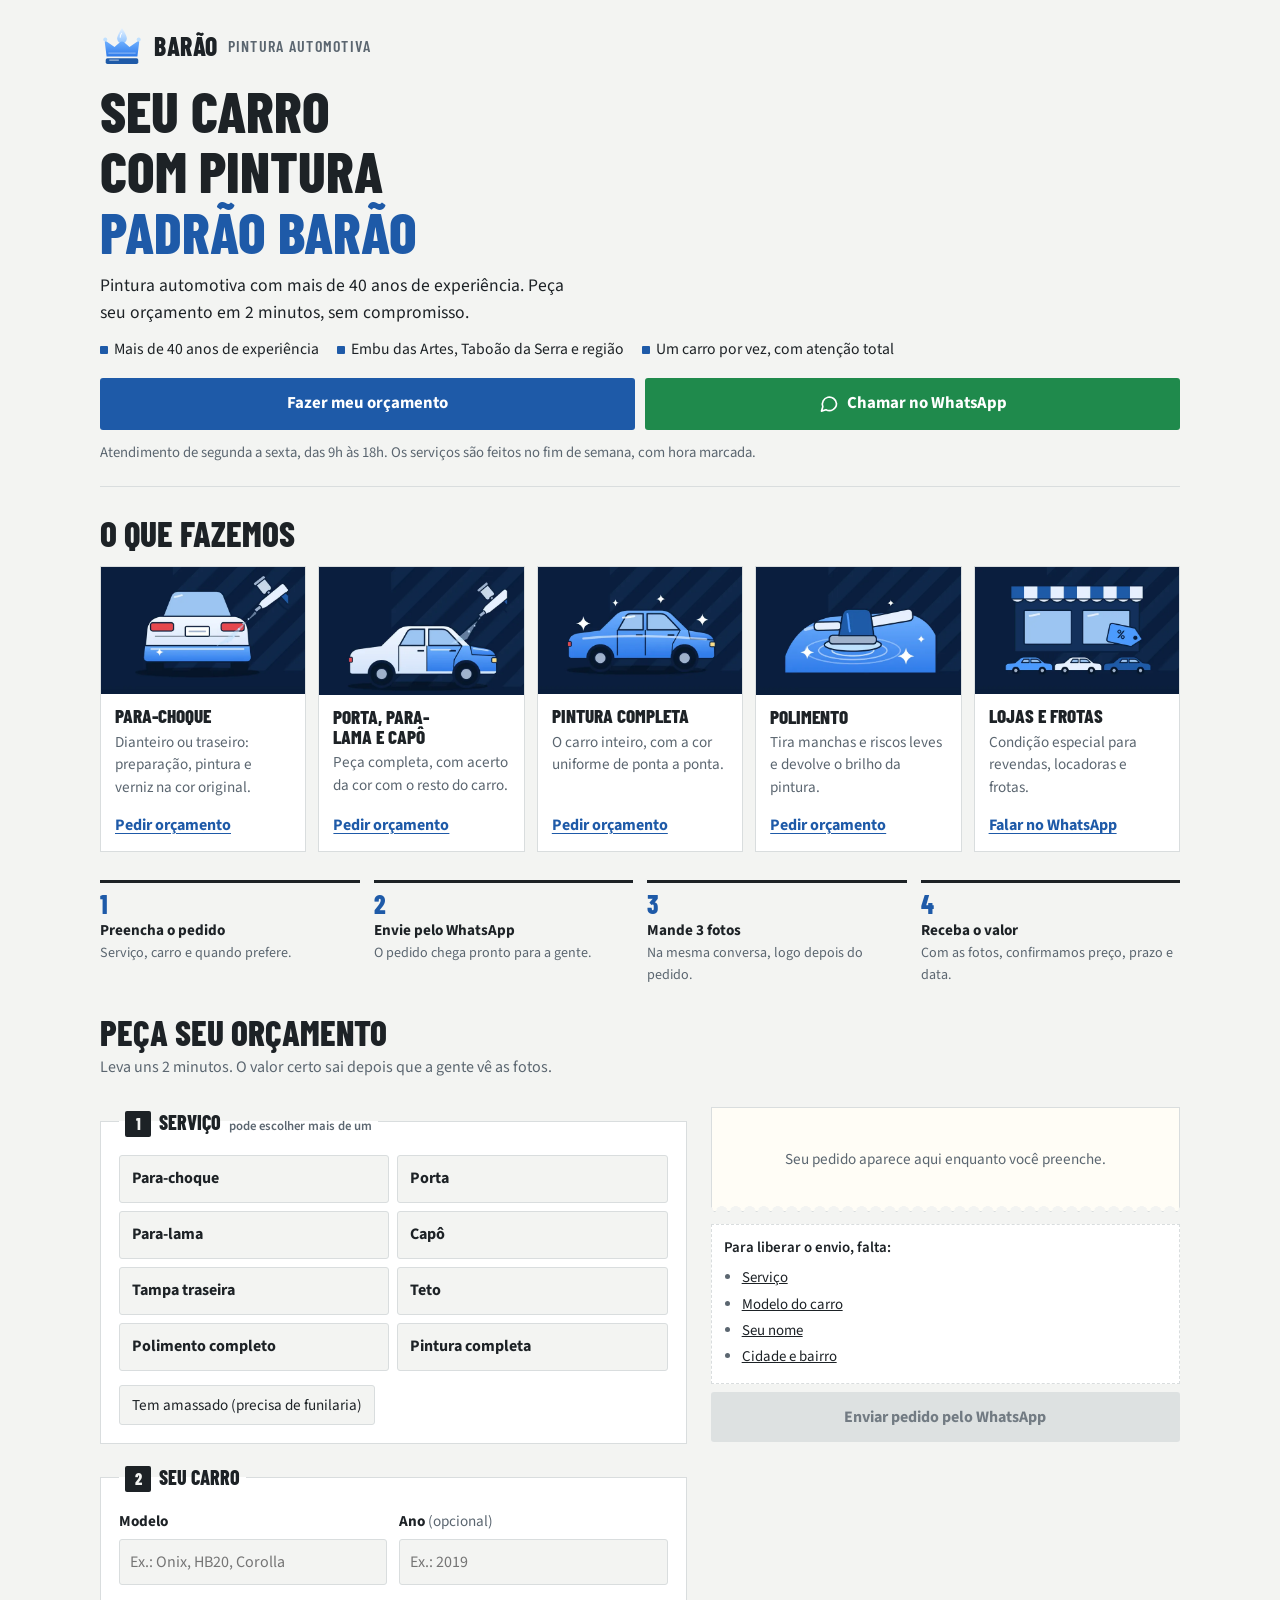
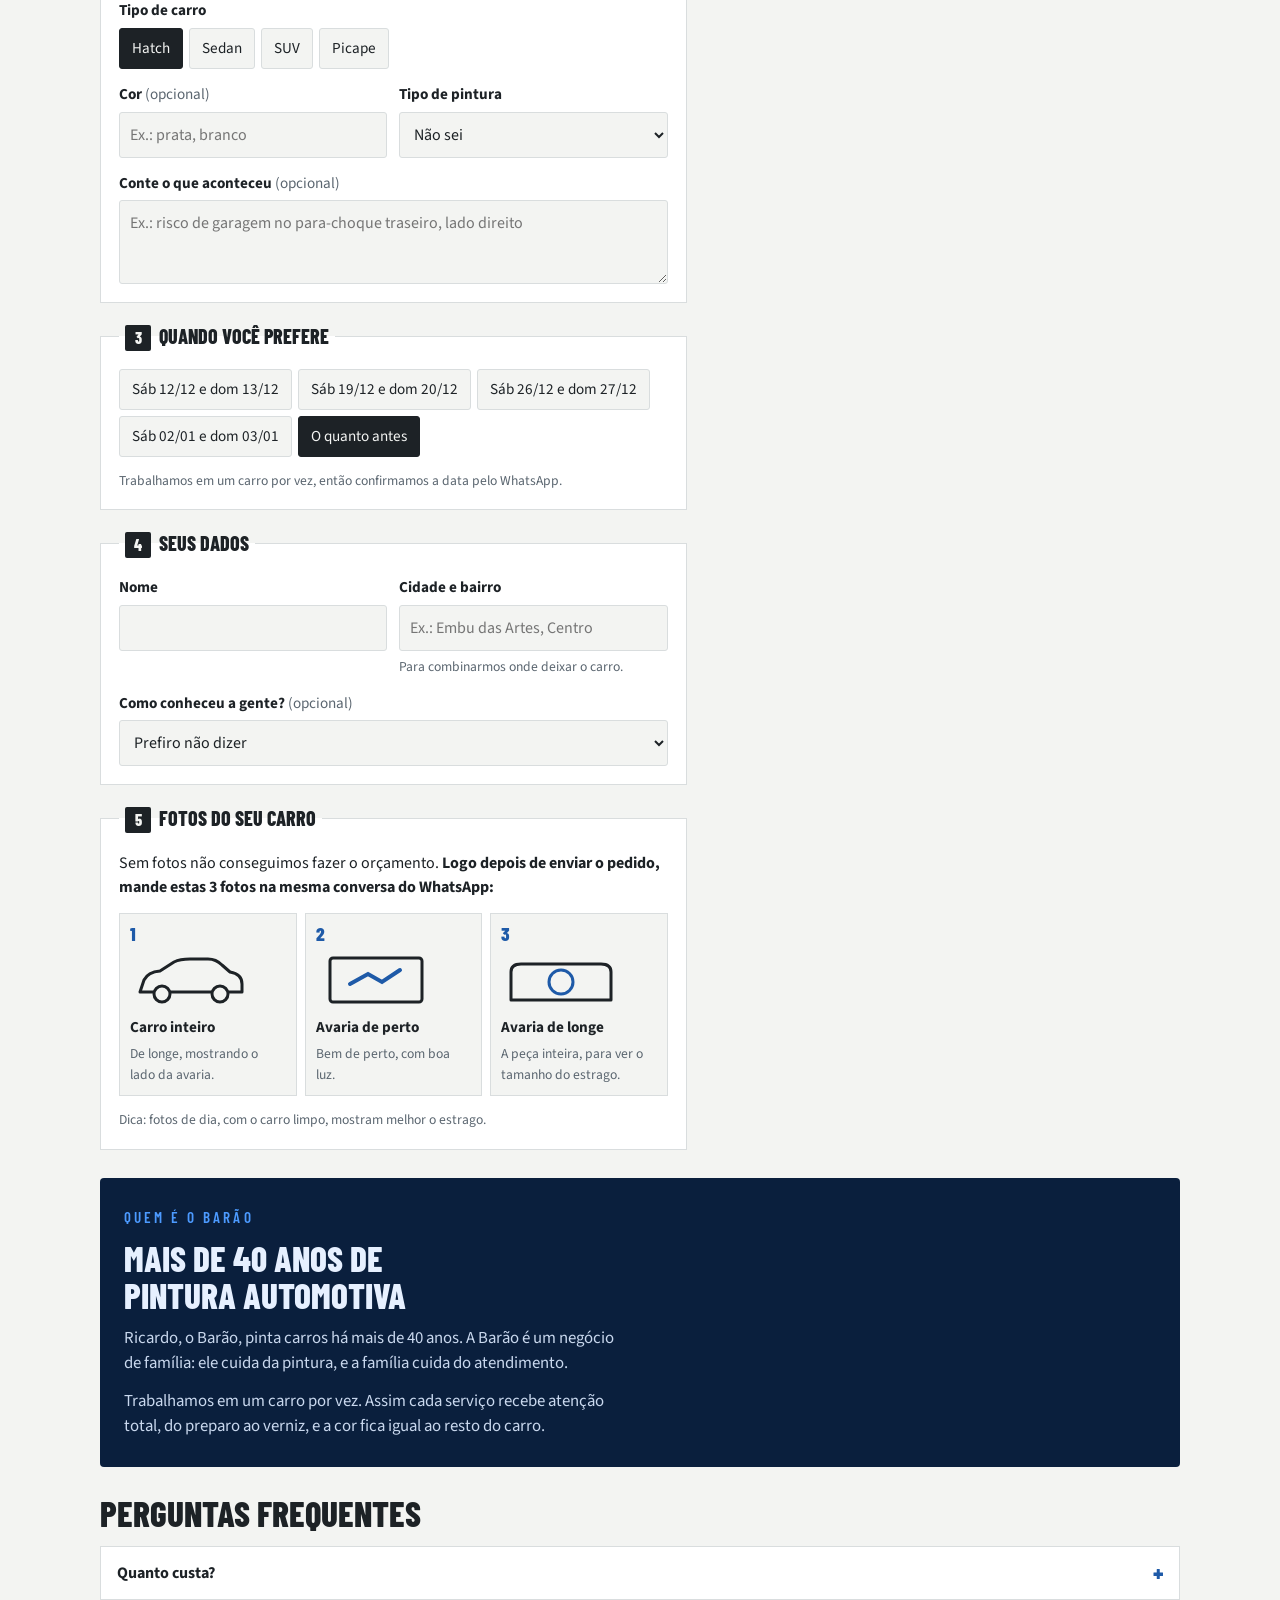
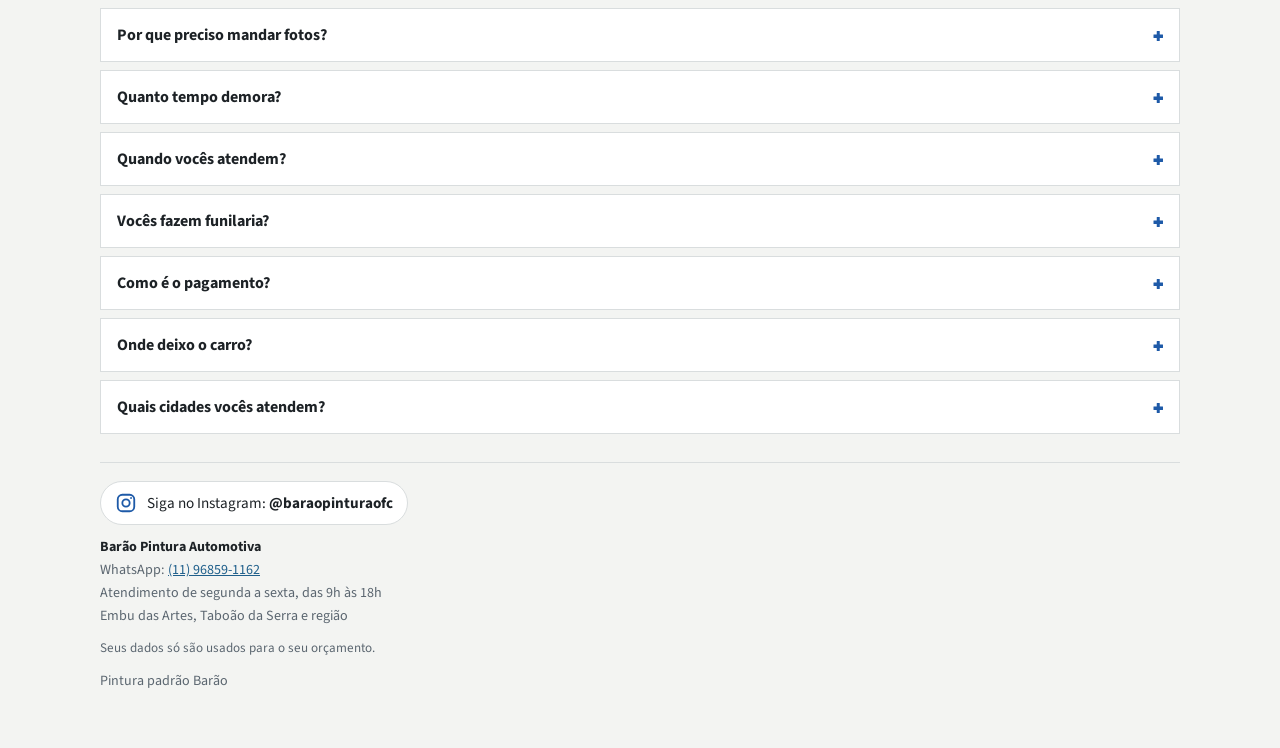
<file: web/index.html>
<!doctype html>
<html lang="pt-BR">
<head>
<meta charset="utf-8">
<meta name="viewport" content="width=device-width, initial-scale=1, viewport-fit=cover">
<title>Barão Pintura Automotiva · Embu das Artes e Taboão da Serra</title>
<meta name="description" content="Pintura automotiva com mais de 40 anos de experiência em Embu das Artes, Taboão da Serra e região. Peça seu orçamento pelo WhatsApp.">
<meta property="og:title" content="Barão Pintura Automotiva">
<meta property="og:description" content="Mais de 40 anos de pintura automotiva. Peça seu orçamento em 2 minutos pelo WhatsApp, sem compromisso.">
<meta property="og:type" content="website">
<meta property="og:url" content="https://matosdavi.github.io/ricar/">
<meta property="og:image" content="https://matosdavi.github.io/ricar/img/og.jpg">
<meta property="og:image:width" content="1200">
<meta property="og:image:height" content="630">
<meta property="og:locale" content="pt_BR">
<meta name="twitter:card" content="summary_large_image">
<meta name="color-scheme" content="light dark">
<link rel="icon" href="img/simbolo.svg" type="image/svg+xml">
<link rel="apple-touch-icon" href="img/icone-app.png">
<link rel="preconnect" href="https://fonts.googleapis.com">
<link rel="preconnect" href="https://fonts.gstatic.com" crossorigin>
<link rel="stylesheet" href="https://fonts.googleapis.com/css2?family=Barlow+Condensed:wght@600;800&family=Source+Sans+3:wght@400;600;700&display=swap">
<link rel="stylesheet" href="css/style.css?v=20261111a">
<!-- Dados para o Google (oficina que atende numa região, sem endereço público). Ao trocar de domínio, troque as URLs. -->
<script type="application/ld+json">
{"@context":"https://schema.org","@type":"AutoBodyShop","name":"Barão Pintura Automotiva",
 "description":"Pintura automotiva com mais de 40 anos de experiência: para-choque, portas, para-lamas, capô, pintura completa e polimento.",
 "url":"https://matosdavi.github.io/ricar/","image":"https://matosdavi.github.io/ricar/img/og.jpg","logo":"https://matosdavi.github.io/ricar/img/icone-app.png",
 "telephone":"+55-11-96859-1162","priceRange":"$$","slogan":"Pintura padrão Barão",
 "areaServed":[{"@type":"City","name":"Embu das Artes"},{"@type":"City","name":"Taboão da Serra"}],
 "openingHoursSpecification":[{"@type":"OpeningHoursSpecification","dayOfWeek":["Monday","Tuesday","Wednesday","Thursday","Friday"],"opens":"09:00","closes":"18:00"}],
 "sameAs":["https://www.instagram.com/baraopinturaofc/"]}
</script>
</head>
<body>
<div class="wrap">
  <header class="top">
    <span class="proto" id="proto">Protótipo · número do WhatsApp ainda não configurado</span>
    <div class="brand"><img src="img/simbolo.svg" alt="" width="44" height="44"><b>Barão</b><span>Pintura automotiva</span></div>
    <h1>Seu carro com pintura <em>padrão Barão</em></h1>
    <p class="sub">Pintura automotiva com mais de 40 anos de experiência. Peça seu orçamento em 2 minutos, sem compromisso.</p>
    <div class="facts">
      <span>Mais de 40 anos de experiência</span>
      <span id="f-regiao">Embu das Artes, Taboão da Serra e região</span>
      <span>Um carro por vez, com atenção total</span>
    </div>
    <div class="cta">
      <a class="btn primario" href="#pedido">Fazer meu orçamento</a>
      <a class="btn wpp" id="wpp-direto" href="https://api.whatsapp.com/send?phone=5511968591162" target="_blank" rel="noopener">
        <svg viewBox="0 0 24 24" width="20" height="20" aria-hidden="true" fill="none" stroke="currentColor" stroke-width="2" stroke-linecap="round" stroke-linejoin="round"><path d="M21 11.5a8.5 8.5 0 0 1-12.6 7.4L3 20.5l1.6-5.2A8.5 8.5 0 1 1 21 11.5z"/></svg>
        Chamar no WhatsApp</a>
    </div>
    <p class="horario">Atendimento de segunda a sexta, das 9h às 18h. Os serviços são feitos no fim de semana, com hora marcada.</p>
  </header>

  <section class="servicos" aria-labelledby="t-servicos">
    <h2 id="t-servicos">O que fazemos</h2>
    <div class="cards">
      <article class="card"><img src="img/servicos/parachoque.webp" alt="" width="640" height="400" loading="lazy"><div><h3>Para-choque</h3><p>Dianteiro ou traseiro: preparação, pintura e verniz na cor original.</p><button class="link" type="button" data-svc="parachoque">Pedir orçamento</button></div></article>
      <article class="card"><img src="img/servicos/pecas.webp" alt="" width="640" height="400" loading="lazy"><div><h3>Porta, para-lama e capô</h3><p>Peça completa, com acerto da cor com o resto do carro.</p><button class="link" type="button" data-svc="porta">Pedir orçamento</button></div></article>
      <article class="card"><img src="img/servicos/completa.webp" alt="" width="640" height="400" loading="lazy"><div><h3>Pintura completa</h3><p>O carro inteiro, com a cor uniforme de ponta a ponta.</p><button class="link" type="button" data-svc="completa">Pedir orçamento</button></div></article>
      <article class="card"><img src="img/servicos/polimento.webp" alt="" width="640" height="400" loading="lazy"><div><h3>Polimento</h3><p>Tira manchas e riscos leves e devolve o brilho da pintura.</p><button class="link" type="button" data-svc="polimento">Pedir orçamento</button></div></article>
      <article class="card"><img src="img/servicos/lojas.webp" alt="" width="640" height="400" loading="lazy"><div><h3>Lojas e frotas</h3><p>Condição especial para revendas, locadoras e frotas.</p><a class="link" id="wpp-lojas" href="https://api.whatsapp.com/send?phone=5511968591162" target="_blank" rel="noopener">Falar no WhatsApp</a></div></article>
    </div>
  </section>

  <ol class="how" aria-label="Como funciona" id="como">
    <li><b>Preencha o pedido</b><span class="muted">Serviço, carro e quando prefere.</span></li>
    <li><b>Envie pelo WhatsApp</b><span class="muted">O pedido chega pronto para a gente.</span></li>
    <li><b>Mande 3 fotos</b><span class="muted">Na mesma conversa, logo depois do pedido.</span></li>
    <li><b>Receba o valor</b><span class="muted">Com as fotos, confirmamos preço, prazo e data.</span></li>
  </ol>

  <div class="titulo-form" id="pedido" tabindex="-1"><h2>Peça seu orçamento</h2><p class="muted">Leva uns 2 minutos. O valor certo sai depois que a gente vê as fotos.</p></div>
  <div class="main">
    <form id="form" novalidate>
      <fieldset id="fs-svc" aria-describedby="e-svc" tabindex="-1">
        <legend><span class="step">1</span>Serviço <small>pode escolher mais de um</small></legend>
        <div class="svcs" id="svcs"></div>
        <p class="err" id="e-svc" hidden>Escolha pelo menos um serviço.</p>
        <label class="chip" style="align-self:flex-start"><input type="checkbox" id="amassado"><span>Tem amassado (precisa de funilaria)</span></label>
        <p class="callout" id="funilaria" hidden>Amassados passam primeiro pela funilaria, feita pelo nosso funileiro parceiro. O valor dessa parte vem junto no orçamento.</p>
      </fieldset>

      <fieldset>
        <legend><span class="step">2</span>Seu carro</legend>
        <div class="two">
          <div class="field"><label for="modelo">Modelo</label><input type="text" id="modelo" placeholder="Ex.: Onix, HB20, Corolla" autocomplete="off" maxlength="40" aria-describedby="e-modelo"><p class="err" id="e-modelo" hidden>Diga o modelo do carro.</p></div>
          <div class="field"><label for="ano">Ano <span class="opt">(opcional)</span></label><input type="text" id="ano" inputmode="numeric" maxlength="4" placeholder="Ex.: 2019" aria-describedby="e-ano"><p class="err" id="e-ano" hidden></p></div>
        </div>
        <div class="field"><span class="lbl" id="l-porte">Tipo de carro</span><div class="chips" id="porte" role="radiogroup" aria-labelledby="l-porte"></div></div>
        <div class="two">
          <div class="field"><label for="cor">Cor <span class="opt">(opcional)</span></label><input type="text" id="cor" placeholder="Ex.: prata, branco" autocomplete="off" maxlength="30"></div>
          <div class="field"><label for="tinta">Tipo de pintura</label>
            <select id="tinta"><option value="nao-sei">Não sei</option><option value="solida">Sólida (cor lisa)</option><option value="metalica">Metálica (com brilho de pó)</option><option value="perolizada">Perolizada (muda de tom)</option></select></div>
        </div>
        <div class="field"><label for="obs">Conte o que aconteceu <span class="opt">(opcional)</span></label><textarea id="obs" maxlength="300" placeholder="Ex.: risco de garagem no para-choque traseiro, lado direito"></textarea></div>
      </fieldset>

      <fieldset>
        <legend><span class="step">3</span>Quando você prefere</legend>
        <div class="chips" id="datas" role="radiogroup" aria-label="Fim de semana preferido"></div>
        <p class="hint">Trabalhamos em um carro por vez, então confirmamos a data pelo WhatsApp.</p>
      </fieldset>

      <fieldset>
        <legend><span class="step">4</span>Seus dados</legend>
        <div class="two">
          <div class="field"><label for="nome">Nome</label><input type="text" id="nome" autocomplete="name" maxlength="60" aria-describedby="e-nome"><p class="err" id="e-nome" hidden>Diga seu nome.</p></div>
          <div class="field"><label for="bairro">Cidade e bairro</label><input type="text" id="bairro" maxlength="60" placeholder="Ex.: Embu das Artes, Centro" aria-describedby="h-bairro e-bairro"><span class="hint" id="h-bairro">Para combinarmos onde deixar o carro.</span><p class="err" id="e-bairro" hidden>Diga sua cidade e bairro.</p></div>
        </div>
        <div class="field"><label for="origem">Como conheceu a gente? <span class="opt">(opcional)</span></label>
          <select id="origem"><option value="">Prefiro não dizer</option><option>Indicação de amigo</option><option>Instagram</option><option>Google</option><option>Já sou cliente</option><option>Outro</option></select></div>
      </fieldset>

      <fieldset>
        <legend><span class="step">5</span>Fotos do seu carro</legend>
        <p>Sem fotos não conseguimos fazer o orçamento. <strong>Logo depois de enviar o pedido, mande estas 3 fotos na mesma conversa do WhatsApp:</strong></p>
        <div class="shots">
          <div class="shot"><span class="n">1</span>
            <svg viewBox="0 0 120 60" aria-hidden="true"><g fill="none" stroke="currentColor" stroke-width="3" stroke-linejoin="round"><path d="M10 42 L14 30 Q18 22 30 21 L44 12 Q50 9 60 9 L78 9 Q86 9 92 15 L100 22 Q112 24 112 34 L112 42 Z"/><circle cx="32" cy="44" r="8" fill="var(--bg)"/><circle cx="90" cy="44" r="8" fill="var(--bg)"/></g></svg>
            <b>Carro inteiro</b><small>De longe, mostrando o lado da avaria.</small></div>
          <div class="shot"><span class="n">2</span>
            <svg viewBox="0 0 120 60" aria-hidden="true"><g fill="none" stroke="currentColor" stroke-width="3"><rect x="14" y="8" width="92" height="44" rx="3"/><path d="M34 34 L52 24 L66 32 L84 20" stroke="var(--cor)" stroke-width="4" stroke-linecap="round"/></g></svg>
            <b>Avaria de perto</b><small>Bem de perto, com boa luz.</small></div>
          <div class="shot"><span class="n">3</span>
            <svg viewBox="0 0 120 60" aria-hidden="true"><g fill="none" stroke="currentColor" stroke-width="3" stroke-linejoin="round"><path d="M10 50 L10 22 Q10 14 20 14 L100 14 Q110 14 110 22 L110 50 Z"/><circle cx="60" cy="32" r="12" stroke="var(--cor)"/></g></svg>
            <b>Avaria de longe</b><small>A peça inteira, para ver o tamanho do estrago.</small></div>
        </div>
        <p class="hint">Dica: fotos de dia, com o carro limpo, mostram melhor o estrago.</p>
      </fieldset>
      <div class="hp" aria-hidden="true"><label for="site">Site</label><input type="text" id="site" tabindex="-1" autocomplete="off"></div>
    </form>

    <aside aria-label="Resumo do pedido">
      <div class="receipt" id="receipt" aria-live="polite"></div>
      <div class="actions">
        <div class="summary" id="summary" role="alert" hidden></div>
        <a class="btn wpp" id="send" href="#" target="_blank" rel="noopener">Enviar pedido pelo WhatsApp</a>
        <button class="btn ghost" id="copy" type="button" hidden>Copiar pedido (teste)</button>
        <p class="status" id="status" role="status"></p>
      </div>
      <div class="next" id="next" hidden>
        <b>Falta pouco: mande as fotos</b>
        <p>Na mesma conversa em que você enviou o pedido:</p>
        <ol><li>Carro inteiro</li><li>Avaria de perto</li><li>Avaria de longe</li></ol>
        <p class="hint">Com as fotos, respondemos com o valor, o prazo e a data.</p>
      </div>
    </aside>
  </div>

  <section class="sobre" aria-labelledby="t-sobre">
    <figure class="sobre-foto" id="sobre-foto" hidden><img id="sobre-img" alt="Ricardo, o Barão, pintando um carro" loading="lazy"></figure>
    <div class="sobre-texto">
      <span class="kick">Quem é o Barão</span>
      <h2 id="t-sobre">Mais de 40 anos de pintura automotiva</h2>
      <p>Ricardo, o Barão, pinta carros há mais de 40 anos. A Barão é um negócio de família: ele cuida da pintura, e a família cuida do atendimento.</p>
      <p>Trabalhamos em um carro por vez. Assim cada serviço recebe atenção total, do preparo ao verniz, e a cor fica igual ao resto do carro.</p>
    </div>
  </section>

  <!-- Antes e depois: só aparece quando houver fotos em CONFIG.trabalhos (config.js) -->
  <section class="port" id="trabalhos" aria-labelledby="t-trab" hidden>
    <h2 id="t-trab">Antes e depois</h2>
    <div class="slots" id="slots"></div>
  </section>

  <section class="faq" aria-labelledby="t-faq">
    <h2 id="t-faq">Perguntas frequentes</h2>
    <details><summary>Quanto custa?</summary><p>Depende da peça, do tamanho do carro e do tipo de tinta. Por isso pedimos as fotos: com elas mandamos o valor certo, sem compromisso.</p></details>
    <details><summary>Por que preciso mandar fotos?</summary><p>Pelas fotos vemos o tamanho do estrago, a cor e se precisa de funilaria. Assim o orçamento sai certo, sem surpresa depois.</p></details>
    <details><summary>Quanto tempo demora?</summary><p>A maioria dos serviços fica pronta em até 1 semana. Pintura completa pode levar mais; o prazo vem junto com o orçamento.</p></details>
    <details><summary>Quando vocês atendem?</summary><p>Respondemos de segunda a sexta, das 9h às 18h. Os serviços são feitos no fim de semana, com hora marcada.</p></details>
    <details><summary>Vocês fazem funilaria?</summary><p>Sim. Amassados passam primeiro pela funilaria, feita pelo nosso funileiro parceiro, e o valor dessa parte vem junto no orçamento.</p></details>
    <details><summary>Como é o pagamento?</summary><p>Um sinal de 50% no Pix para comprarmos o material e o restante na entrega do carro.</p></details>
    <details><summary>Onde deixo o carro?</summary><p>Depois que o orçamento é aprovado, combinamos pelo WhatsApp o local e o horário para deixar o carro.</p></details>
    <details><summary>Quais cidades vocês atendem?</summary><p>Embu das Artes, Taboão da Serra e região. Se você mora mais longe, chame no WhatsApp que a gente vê.</p></details>
  </section>

  <footer>
    <a class="social" href="https://www.instagram.com/baraopinturaofc/" target="_blank" rel="noopener">
      <svg viewBox="0 0 24 24" width="22" height="22" aria-hidden="true" fill="none" stroke="currentColor" stroke-width="2" stroke-linecap="round" stroke-linejoin="round"><rect x="3" y="3" width="18" height="18" rx="5"/><circle cx="12" cy="12" r="4"/><circle cx="17.5" cy="6.5" r="1" fill="currentColor" stroke="none"/></svg>
      <span>Siga no Instagram: <b>@baraopinturaofc</b></span>
    </a>
    <div class="rodape-info">
      <b>Barão Pintura Automotiva</b>
      <span>WhatsApp: <a href="https://api.whatsapp.com/send?phone=5511968591162" id="wpp-rodape" target="_blank" rel="noopener">(11) 96859-1162</a></span>
      <span>Atendimento de segunda a sexta, das 9h às 18h</span>
      <span>Embu das Artes, Taboão da Serra e região</span>
    </div>
    <span class="priv">Seus dados só são usados para o seu orçamento.</span>
    <span>Pintura padrão Barão</span>
  </footer>
</div>

<script src="js/config.js?v=20261111a"></script>
<script src="js/app.js?v=20261111a"></script>
</body>
</html>
</file>
<file: web/css/style.css>
/* base (antes vinha do visualizador de artifacts) */
*,*::before,*::after{box-sizing:border-box}
html{-webkit-text-size-adjust:100%}
body{margin:0}
img{max-width:100%;height:auto}
[hidden]{display:none!important}
:root{padding-top:env(safe-area-inset-top,0px);padding-bottom:env(safe-area-inset-bottom,0px)}

/* Layout: página do cliente — topo curto com a marca, formulário em blocos à esquerda e o recibo "colado" à direita (empilha no celular) */
:root{
  --bg:#f3f4f2; --surface:#ffffff; --fg:#1d2226; --muted:#5b6670; --line:#d9ddde;
  --cor:#1E5AA8; --cor-fg:#ffffff; --primer:#8d9599; --verniz:#1f5f8b; --fita:#e8b923; --fita-fg:#3a2c00; --wpp:#1f8a4c; --paper:#fffdf6;
  --display:"Barlow Condensed","Arial Narrow",Arial,sans-serif;
  --body:"Source Sans 3","Segoe UI",Roboto,Arial,sans-serif;
  --mono:ui-monospace,"SFMono-Regular",Menlo,Consolas,monospace;
}
@media (prefers-color-scheme: dark){:root:not([data-theme="light"]){
  --bg:#15191c; --surface:#1e2428; --fg:#e8ebec; --muted:#a2adb5; --line:#323a40;
  --cor:#4C9AFF; --cor-fg:#0A1F3D; --primer:#a3acb1; --verniz:#5aa5d8; --fita:#e8b923; --fita-fg:#2a2000; --wpp:#3cc07a; --paper:#22282c; color-scheme:dark}}
:root[data-theme="dark"]{
  --bg:#15191c; --surface:#1e2428; --fg:#e8ebec; --muted:#a2adb5; --line:#323a40;
  --cor:#4C9AFF; --cor-fg:#0A1F3D; --primer:#a3acb1; --verniz:#5aa5d8; --fita:#e8b923; --fita-fg:#2a2000; --wpp:#3cc07a; --paper:#22282c; color-scheme:dark}
*{box-sizing:border-box}
body{background:var(--bg);color:var(--fg);font-family:var(--body);font-size:16px;line-height:1.5;
  padding-left:max(16px,env(safe-area-inset-left,0px));padding-right:max(16px,env(safe-area-inset-right,0px))}
.wrap{max-width:1080px;margin:0 auto;padding-block:24px 56px;display:flex;flex-direction:column;gap:28px}
h1,h2,h3{font-family:var(--display);margin:0;line-height:1.05;text-wrap:balance}
p{margin:0}
.muted{color:var(--muted)}
a{color:var(--verniz)}

/* topo */
.top{display:flex;flex-direction:column;gap:12px;padding-bottom:22px;border-bottom:1px solid var(--line)}
.brand{display:flex;align-items:center;gap:10px;flex-wrap:wrap}
.brand img{width:44px;height:44px}
.brand b{font-family:var(--display);font-weight:800;font-size:1.6rem;letter-spacing:.02em;text-transform:uppercase}
.brand span{font-family:var(--display);font-weight:600;text-transform:uppercase;letter-spacing:.08em;color:var(--muted)}
.top h1{font-size:clamp(2.2rem,7vw,3.6rem);font-weight:800;text-transform:uppercase;max-width:18ch}
.top h1 em{font-style:normal;color:var(--cor)}
.facts{display:flex;flex-wrap:wrap;gap:8px 18px;font-size:.98rem}
.facts span{display:flex;align-items:center;gap:6px}
.facts span::before{content:"";width:8px;height:8px;background:var(--cor);border-radius:1px}
.proto{align-self:flex-start;background:var(--fita);color:var(--fita-fg);font-family:var(--display);font-weight:600;text-transform:uppercase;letter-spacing:.08em;font-size:.85rem;padding:2px 10px;transform:rotate(-1deg)}

/* grade principal */
.main{display:grid;grid-template-columns:minmax(0,1.25fr) minmax(0,1fr);gap:24px;align-items:start}
@media (max-width:860px){.main{grid-template-columns:1fr}}
form{display:flex;flex-direction:column;gap:18px;min-width:0}
fieldset{border:1px solid var(--line);background:var(--surface);padding:18px;margin:0;display:flex;flex-direction:column;gap:14px;min-width:0}
legend{font-family:var(--display);font-weight:800;text-transform:uppercase;font-size:1.25rem;padding:0 6px;display:flex;gap:8px;align-items:baseline}
legend small{font-family:var(--body);font-weight:600;font-size:.8rem;color:var(--muted);text-transform:none}
.step{display:inline-grid;place-items:center;width:26px;height:26px;background:var(--fg);color:var(--bg);border-radius:2px;font-size:1rem}
.field{display:flex;flex-direction:column;gap:6px;min-width:0}
.field>label,.lbl{font-weight:700;font-size:.95rem}
.hint{font-size:.85rem;color:var(--muted)}
input[type=text],input[type=tel],input[type=number],select,textarea{font:inherit;color:var(--fg);background:var(--bg);border:1px solid var(--line);padding:10px;border-radius:3px;width:100%}
textarea{min-height:84px;resize:vertical}
input:focus-visible,select:focus-visible,textarea:focus-visible,button:focus-visible,.chip:focus-within,a:focus-visible{outline:3px solid var(--fita);outline-offset:1px}
.two{display:grid;grid-template-columns:1fr 1fr;gap:12px;align-items:start}
@media (max-width:460px){.two{grid-template-columns:1fr}}
.err{color:var(--cor);font-size:.88rem;font-weight:600}

/* serviços */
.svcs{display:grid;grid-template-columns:repeat(auto-fill,minmax(180px,1fr));gap:8px}
.svc{display:flex;flex-direction:column;gap:2px;border:1px solid var(--line);background:var(--bg);padding:10px 12px;border-radius:3px;cursor:pointer;position:relative}
.svc > input[type=checkbox]{position:absolute;opacity:0;pointer-events:none}
.svc b{font-weight:700}
.svc.off{opacity:.5;cursor:not-allowed}
.svc small{color:var(--muted);font-size:.85rem}
.svc:has(input:checked){border-color:var(--cor);background:color-mix(in srgb,var(--cor) 9%,var(--surface));box-shadow:inset 0 0 0 1px var(--cor)}
.svc:has(input:focus-visible){outline:3px solid var(--fita);outline-offset:1px}
.qty{display:flex;align-items:center;gap:8px;margin-top:6px}
.qty input{width:64px;padding:6px 8px}
.svc:not(:has(input[type=checkbox]:checked)) .qty{display:none}

.chips{display:flex;flex-wrap:wrap;gap:6px}
.chip{position:relative}
.chip input{position:absolute;opacity:0;pointer-events:none}
.chip span{display:inline-block;padding:8px 12px;border:1px solid var(--line);background:var(--bg);border-radius:3px;cursor:pointer;font-size:.95rem}
.chip input:checked + span{background:var(--fg);color:var(--bg);border-color:var(--fg)}
.callout{border-left:4px solid var(--verniz);background:color-mix(in srgb,var(--verniz) 9%,transparent);padding:10px 12px;font-size:.93rem}

/* recibo */
aside{position:sticky;top:calc(env(safe-area-inset-top,0px) + 16px);display:flex;flex-direction:column;gap:12px;min-width:0}
@media (max-width:860px){aside{position:static}}
.receipt{background:var(--paper);border:1px solid var(--line);padding:18px 18px 22px;font-family:var(--mono);font-size:.84rem;line-height:1.55;white-space:pre-wrap;overflow-wrap:anywhere;
  -webkit-mask:radial-gradient(circle 6px at 50% 100%,transparent 98%,#000) bottom/14px 100% repeat-x;mask:radial-gradient(circle 6px at 50% 100%,transparent 98%,#000) bottom/14px 100% repeat-x}
.est{display:flex;justify-content:space-between;align-items:baseline;gap:10px;border-top:3px solid var(--fg);padding-top:8px}
.est strong{font-family:var(--display);font-weight:800;font-size:2rem;font-variant-numeric:tabular-nums;color:var(--cor)}
.actions{display:flex;flex-direction:column;gap:8px}
.btn{display:flex;justify-content:center;align-items:center;gap:8px;font:inherit;font-weight:700;padding:13px 16px;border-radius:3px;border:0;cursor:pointer;text-decoration:none;text-align:center}
.btn.wpp{background:var(--wpp);color:#fff}
.btn.wpp[aria-disabled=true]{background:var(--line);color:var(--muted);cursor:not-allowed}
.btn.ghost{background:transparent;border:1px solid var(--line);color:var(--fg);font-weight:600}
.status{font-size:.88rem;color:var(--muted);min-height:1.2em}

/* topo: chamada e botões */
.sub{font-size:1.1rem;max-width:52ch}
.cta{display:flex;flex-wrap:wrap;gap:10px;margin-top:4px}
.cta .btn{flex:1 1 220px;min-height:52px;font-size:1.05rem}
.btn.primario{background:var(--cor);color:var(--cor-fg)}
.horario{font-size:.92rem;color:var(--muted)}
h2.sec,.servicos h2,.titulo-form h2,.sobre h2,.faq h2,.port h2{font-size:clamp(1.7rem,5vw,2.2rem);font-weight:800;text-transform:uppercase}
.link{font:inherit;font-weight:700;color:var(--cor);background:none;border:0;padding:0;cursor:pointer;text-decoration:underline;text-underline-offset:3px;align-self:flex-start;min-height:44px;display:inline-flex;align-items:center}

/* o que fazemos */
.servicos{display:flex;flex-direction:column;gap:14px}
.cards{display:grid;grid-template-columns:repeat(auto-fill,minmax(230px,1fr));gap:12px}
.card{background:var(--surface);border:1px solid var(--line);display:flex;flex-direction:column;overflow:hidden;min-width:0}
.card img{display:block;width:100%;aspect-ratio:16/10;object-fit:cover;background:#0A1F3D}
.card>div{padding:12px 14px 4px;display:flex;flex-direction:column;gap:4px;flex:1}
.card h3{font-size:1.35rem;font-weight:800;text-transform:uppercase}
.card p{font-size:.95rem;color:var(--muted);flex:1}
@media (max-width:520px){ /* no celular: imagem à esquerda, texto à direita, para a lista não ficar enorme */
  .card{flex-direction:row}
  .card img{width:38%;aspect-ratio:auto;flex:none}
  .card>div{padding:10px 12px 2px}
  .card h3{font-size:1.15rem}
  .card p{font-size:.88rem}
}

/* como funciona: compacto */
.how{display:grid;gap:10px 14px;counter-reset:h;list-style:none;margin:0;padding:0}
.how li{counter-increment:h;border-top:3px solid var(--fg);padding-top:8px;display:flex;flex-direction:column;gap:2px;min-width:0}
.how li::before{content:counter(h);font-family:var(--display);font-weight:800;font-size:1.6rem;color:var(--cor);line-height:1}
.how{grid-template-columns:repeat(4,minmax(0,1fr))!important}
@media (max-width:720px){.how{grid-template-columns:repeat(2,minmax(0,1fr))!important}}
.how li{font-size:.95rem}
.how li .muted{font-size:.88rem}
.titulo-form{display:flex;flex-direction:column;gap:4px;scroll-margin-top:16px}
.titulo-form:focus{outline:none}

/* quem é o Barão */
.sobre{display:grid;grid-template-columns:minmax(0,1fr) minmax(0,1.2fr);gap:24px;align-items:center;background:#0A1F3D;color:#E6F0FF;padding:28px 24px;border-radius:4px}
.sobre:not(:has(.sobre-foto:not([hidden]))){grid-template-columns:1fr}
@media (max-width:720px){.sobre{grid-template-columns:1fr}}
.sobre-foto{margin:0}
.sobre-foto img{width:100%;aspect-ratio:4/5;object-fit:cover;border-radius:3px;display:block}
.sobre-texto{display:flex;flex-direction:column;gap:12px;max-width:62ch}
.sobre p{color:#C9D8EE;font-size:1.05rem}
.kick{font-family:var(--display);font-weight:600;letter-spacing:.2em;text-transform:uppercase;color:#4C9AFF;font-size:.95rem}

/* antes e depois (só aparece com fotos) */
.port{display:flex;flex-direction:column;gap:12px}
.slots{display:grid;grid-template-columns:repeat(auto-fit,minmax(260px,1fr));gap:10px}
.slot{margin:0;display:grid;grid-template-columns:1fr 1fr;gap:2px;background:var(--surface);border:1px solid var(--line)}
.slot img{width:100%;aspect-ratio:3/4;object-fit:cover;display:block}
.slot figcaption{grid-column:1/-1;padding:8px 10px;font-size:.9rem;color:var(--muted)}

/* perguntas frequentes */
.faq{display:flex;flex-direction:column;gap:8px}
.faq h2{margin-bottom:6px}
.faq details{background:var(--surface);border:1px solid var(--line)}
.faq summary{cursor:pointer;font-weight:700;padding:14px 44px 14px 16px;list-style:none;position:relative;min-height:48px}
.faq summary::-webkit-details-marker{display:none}
.faq summary::after{content:"+";position:absolute;right:16px;top:50%;transform:translateY(-50%);font-family:var(--display);font-weight:800;font-size:1.5rem;color:var(--cor)}
.faq details[open] summary::after{content:"−"}
.faq details p{padding:0 16px 16px;color:var(--muted)}
.faq summary:focus-visible{outline:3px solid var(--fita);outline-offset:-3px}

footer{font-size:.88rem;color:var(--muted);border-top:1px solid var(--line);padding-top:18px;display:flex;flex-direction:column;gap:12px}
.rodape-info{display:flex;flex-direction:column;gap:2px}
.rodape-info b{color:var(--fg)}
.priv{font-size:.82rem}
.social{display:inline-flex;align-items:center;gap:10px;align-self:flex-start;min-height:44px;padding:8px 14px;border:1px solid var(--line);border-radius:999px;
  color:var(--fg);text-decoration:none;font-size:.95rem;background:var(--surface)}
.social:hover{border-color:currentColor}
.social svg{flex:none;color:var(--cor, currentColor)}
/* fotos que o cliente manda */
.shots{display:grid;grid-template-columns:repeat(3,minmax(0,1fr));gap:8px}
@media (max-width:420px){.shots{grid-template-columns:1fr}}
.shot{border:1px solid var(--line);background:var(--bg);padding:10px;display:flex;flex-direction:column;gap:6px;align-items:flex-start;min-width:0}
.shot svg{width:100%;max-width:120px;height:auto;color:var(--fg)}
.shot b{font-size:.95rem}
.shot small{color:var(--muted);font-size:.85rem}
.shot .n{font-family:var(--display);font-weight:800;color:var(--cor);font-size:1.2rem;line-height:1}
.confirm{display:grid;grid-template-columns:22px 1fr;gap:10px;align-items:start;padding:12px;border:2px solid var(--fg);border-radius:3px;cursor:pointer;font-weight:600}
.confirm input{width:20px;height:20px;margin:2px 0 0;accent-color:var(--cor)}
.next{border:2px solid var(--wpp);background:color-mix(in srgb,var(--wpp) 10%,var(--surface));padding:14px;display:flex;flex-direction:column;gap:6px}
.next b{font-family:var(--display);font-size:1.3rem;text-transform:uppercase}
.next ol{margin:0;padding-left:20px}
@media (prefers-reduced-motion:no-preference){.svc,.chip span{transition:background .15s,border-color .15s}}
[hidden]{display:none!important}
.opt{font-weight:400;color:var(--muted)}
.invalido,input.invalido,select.invalido{border-color:var(--cor)!important;box-shadow:0 0 0 1px var(--cor)}
fieldset.invalido{box-shadow:inset 3px 0 0 var(--cor)}
.err{margin:0}
.receipt.vazio{font-family:var(--body);color:var(--muted);font-size:.95rem;text-align:center;padding-block:40px}
.summary{border:2px solid var(--cor);background:color-mix(in srgb,var(--cor) 8%,var(--surface));padding:12px;font-size:.93rem;display:flex;flex-direction:column;gap:6px}
.summary ul{margin:0;padding-left:18px}
.summary button{font:inherit;background:none;border:0;padding:2px 0;color:var(--fg);text-decoration:underline;cursor:pointer}
.qty input{width:64px;padding:6px 8px}
.hp{position:absolute;left:-9999px;width:1px;height:1px;overflow:hidden}
.btn[aria-busy=true]{opacity:.7;cursor:progress}
.summary.neutro{border:1px dashed var(--line);background:var(--surface);color:var(--muted)}
.summary.neutro b{color:var(--fg);font-weight:600}
.btn.wpp[aria-disabled=true]{opacity:.85}
@media (min-width:900px){.cards{grid-template-columns:repeat(5,minmax(0,1fr))}.card h3{font-size:1.2rem}}
</file>
